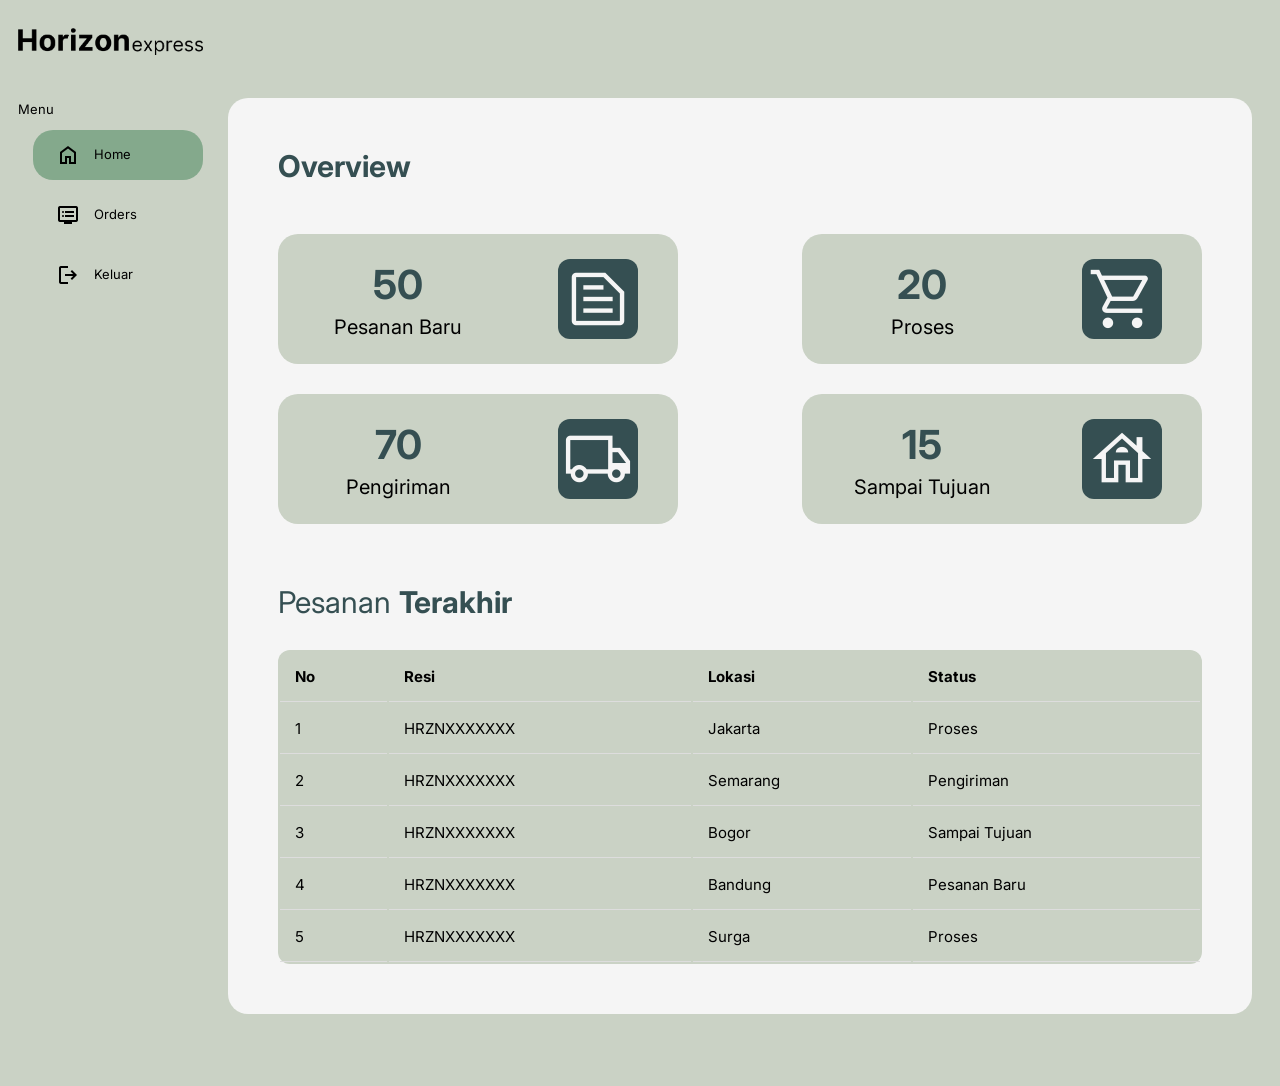
<file: Pages/adm-index.html>
<!DOCTYPE html>
<html lang="en">
  <head>
    <meta charset="UTF-8" />
    <meta name="viewport" content="width=device-width, initial-scale=1.0" />
    <title>Home</title>
    <script src="https://code.jquery.com/jquery-3.7.1.js"></script>
    <link rel="stylesheet" type="text/css" href="/css/adm-style.css" />
    <link rel="preconnect" href="https://fonts.googleapis.com" />
    <link rel="preconnect" href="https://fonts.gstatic.com" crossorigin />
    <link
      href="https://fonts.googleapis.com/css2?family=Inter&display=swap"
      rel="stylesheet"
    />
    <link
      href="https://fonts.googleapis.com/css2?family=Inter:wght@700;900&display=swap"
      rel="stylesheet"
    />
  </head>
  <body>
    <div class="container-1">
      <div id="sb-placeholder"></div>

      <script>
        $(function () {
          $("#sb-placeholder").load("adm-sidebar.html");
        });
      </script>
      <div class="content-1">
        <div class="title">
          <b>Overview</b>
        </div>
        <div class="container-overview">
          <div class="top">
            <div class="card-1">
              <div class="text-left">
                <b>50</b>
                <p>Pesanan Baru</p>
              </div>
              <div class="icon-right">
                <span class="material-symbols-outlined"> text_snippet </span>
              </div>
            </div>
            <div class="card-2">
              <div class="text-left">
                <b>20</b>
                <p>Proses</p>
              </div>
              <div class="icon-right">
                <span class="material-symbols-outlined"> shopping_cart </span>
              </div>
            </div>
          </div>
          <div class="bottom">
            <div class="card-3">
              <div class="text-left">
                <b>70</b>
                <p>Pengiriman</p>
              </div>
              <div class="icon-right">
                <span class="material-symbols-outlined"> local_shipping </span>
              </div>
            </div>
            <div class="card-4">
              <div class="text-left">
                <b>15</b>
                <p>Sampai Tujuan</p>
              </div>
              <div class="icon-right">
                <span class="material-symbols-outlined"> house </span>
              </div>
            </div>
          </div>
        </div>
        <div class="container-table">
          <div class="title-2">
            <p>Pesanan <b>Terakhir</b></p>
          </div>
          <div class="table-order">
            <table>
              <tr>
                <th>No</th>
                <th>Resi</th>
                <th>Lokasi</th>
                <th>Status</th>
              </tr>
              <tr>
                <td>1</td>
                <td>HRZNXXXXXXX</td>
                <td>Jakarta</td>
                <td>Proses</td>
              </tr>
              <tr>
                <td>2</td>
                <td>HRZNXXXXXXX</td>
                <td>Semarang</td>
                <td>Pengiriman</td>
              </tr>
              <tr>
                <td>3</td>
                <td>HRZNXXXXXXX</td>
                <td>Bogor</td>
                <td>Sampai Tujuan</td>
              </tr>
              <tr>
                <td>4</td>
                <td>HRZNXXXXXXX</td>
                <td>Bandung</td>
                <td>Pesanan Baru</td>
              </tr>
              <tr>
                <td>5</td>
                <td>HRZNXXXXXXX</td>
                <td>Surga</td>
                <td>Proses</td>
              </tr>
            </table>
          </div>
        </div>
      </div>
    </div>
    <br />
    <br />
    <br /><br />
  </body>
</html>
</file>
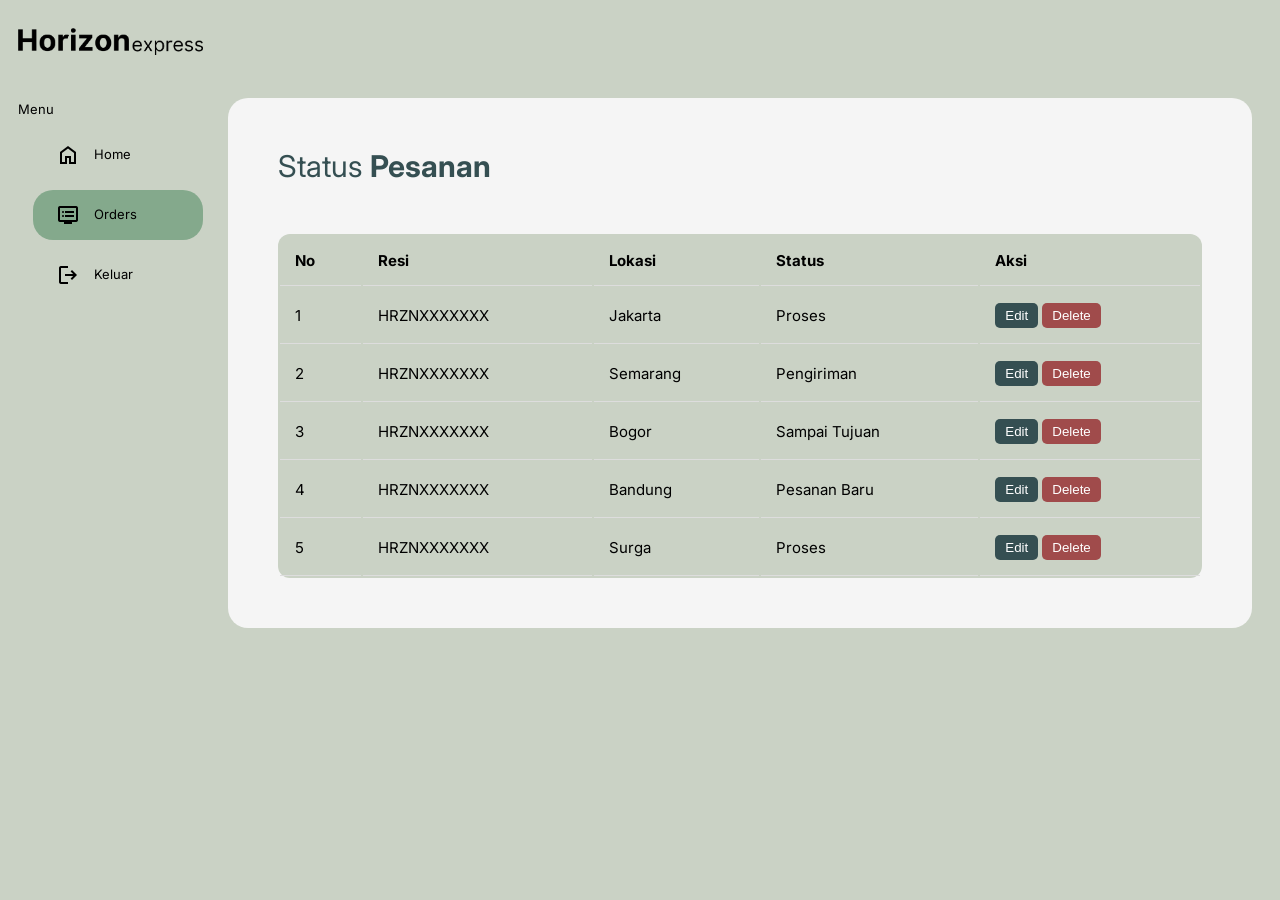
<file: Pages/adm-order.html>
<!DOCTYPE html>
<html lang="en">
  <head>
    <meta charset="UTF-8" />
    <meta name="viewport" content="width=device-width, initial-scale=1.0" />
    <title>Home</title>
    <script src="https://code.jquery.com/jquery-3.7.1.js"></script>
    <link rel="stylesheet" type="text/css" href="/css/adm-style.css" />
    <link rel="preconnect" href="https://fonts.googleapis.com" />
    <link rel="preconnect" href="https://fonts.gstatic.com" crossorigin />
    <link
      href="https://fonts.googleapis.com/css2?family=Inter&display=swap"
      rel="stylesheet"
    />
    <link
      href="https://fonts.googleapis.com/css2?family=Inter:wght@700;900&display=swap"
      rel="stylesheet"
    />
  </head>
  <body>
    <div class="container-1">
      <div id="sb-placeholder"></div>

      <script>
        $(function () {
          $("#sb-placeholder").load("adm-sidebar.html");
        });
      </script>
      <div class="content-1">
        <div class="container-table">
          <div class="title-status">
            <p>Status <b>Pesanan</b></p>
          </div>
          <div class="table-status">
            <table>
              <tr>
                <th>No</th>
                <th>Resi</th>
                <th>Lokasi</th>
                <th>Status</th>
                <th>Aksi</th>
              </tr>
              <tr>
                <td>1</td>
                <td>HRZNXXXXXXX</td>
                <td>Jakarta</td>
                <td>Proses</td>
                <td>
                  <button class="Edit">Edit</button>
                  <button class="Delete">Delete</button>
                </td>
              </tr>
              <tr>
                <td>2</td>
                <td>HRZNXXXXXXX</td>
                <td>Semarang</td>
                <td>Pengiriman</td>
                <td>
                  <button class="Edit">Edit</button>
                  <button class="Delete">Delete</button>
                </td>
              </tr>
              <tr>
                <td>3</td>
                <td>HRZNXXXXXXX</td>
                <td>Bogor</td>
                <td>Sampai Tujuan</td>
                <td>
                  <button class="Edit">Edit</button>
                  <button class="Delete">Delete</button>
                </td>
              </tr>
              <tr>
                <td>4</td>
                <td>HRZNXXXXXXX</td>
                <td>Bandung</td>
                <td>Pesanan Baru</td>
                <td>
                  <button class="Edit">Edit</button>
                  <button class="Delete">Delete</button>
                </td>
              </tr>
              <tr>
                <td>5</td>
                <td>HRZNXXXXXXX</td>
                <td>Surga</td>
                <td>Proses</td>
                <td>
                  <button class="Edit">Edit</button>
                  <button class="Delete">Delete</button>
                </td>
              </tr>
            </table>
          </div>
        </div>
      </div>
    </div>
    <br />
    <br />
    <br /><br />
  </body>
</html>
</file>
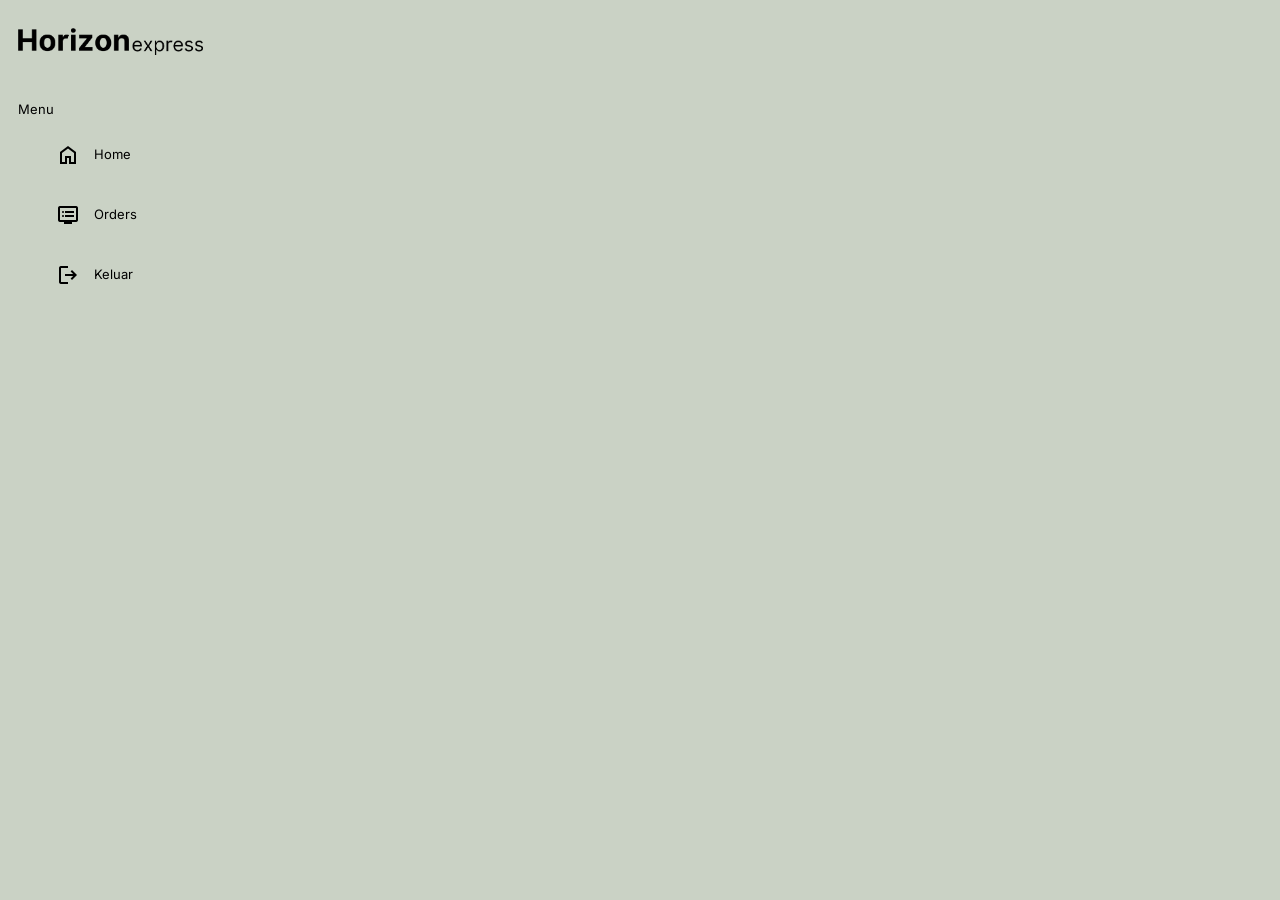
<file: Pages/adm-sidebar.html>
<!DOCTYPE html>
<html lang="en">
  <head>
    <meta charset="UTF-8" />
    <meta name="viewport" content="width=device-width, initial-scale=1.0" />
    <title>Home</title>
    <script src="https://code.jquery.com/jquery-3.7.1.js"></script>
    <link rel="stylesheet" type="text/css" href="/css/adm-sidebar.css" />
    <link rel="preconnect" href="https://fonts.googleapis.com" />
    <link rel="preconnect" href="https://fonts.gstatic.com" crossorigin />
    <link rel="icon" type="icon" href="/Images/favicon.svg" />
    <link
      rel="stylesheet"
      href="https://fonts.googleapis.com/css2?family=Material+Symbols+Outlined:opsz,wght,FILL,GRAD@24,200,0,0"
    />
    <link
      href="https://fonts.googleapis.com/css2?family=Inter&display=swap"
      rel="stylesheet"
    />
    <link
      href="https://fonts.googleapis.com/css2?family=Inter:wght@700;900&display=swap"
      rel="stylesheet"
    />
  </head>
  <body>
    <div class="sidebar">
      <div class="logo-sidebar">
        <img src="/Images/logo.png" alt="logo-sidebar" />
      </div>
      <div class="menu">
        <p>Menu</p>
      </div>
      <div class="sidebar-link">
        <div class="home">
          <a href="/Pages/adm-index.html">
            <span class="material-symbols-outlined"> home </span>
            Home
          </a>
        </div>
        <div class="orders">
          <a href="/Pages/adm-order.html">
            <span class="material-symbols-outlined"> dvr </span>
            Orders
          </a>
        </div>
        <div class="logout">
          <a href="/Pages/index.html">
            <span class="material-symbols-outlined"> logout </span>
            Keluar
          </a>
        </div>
      </div>
    </div>

    <script src="/js/adm-sidebar.js"></script>
  </body>
</html>
</file>
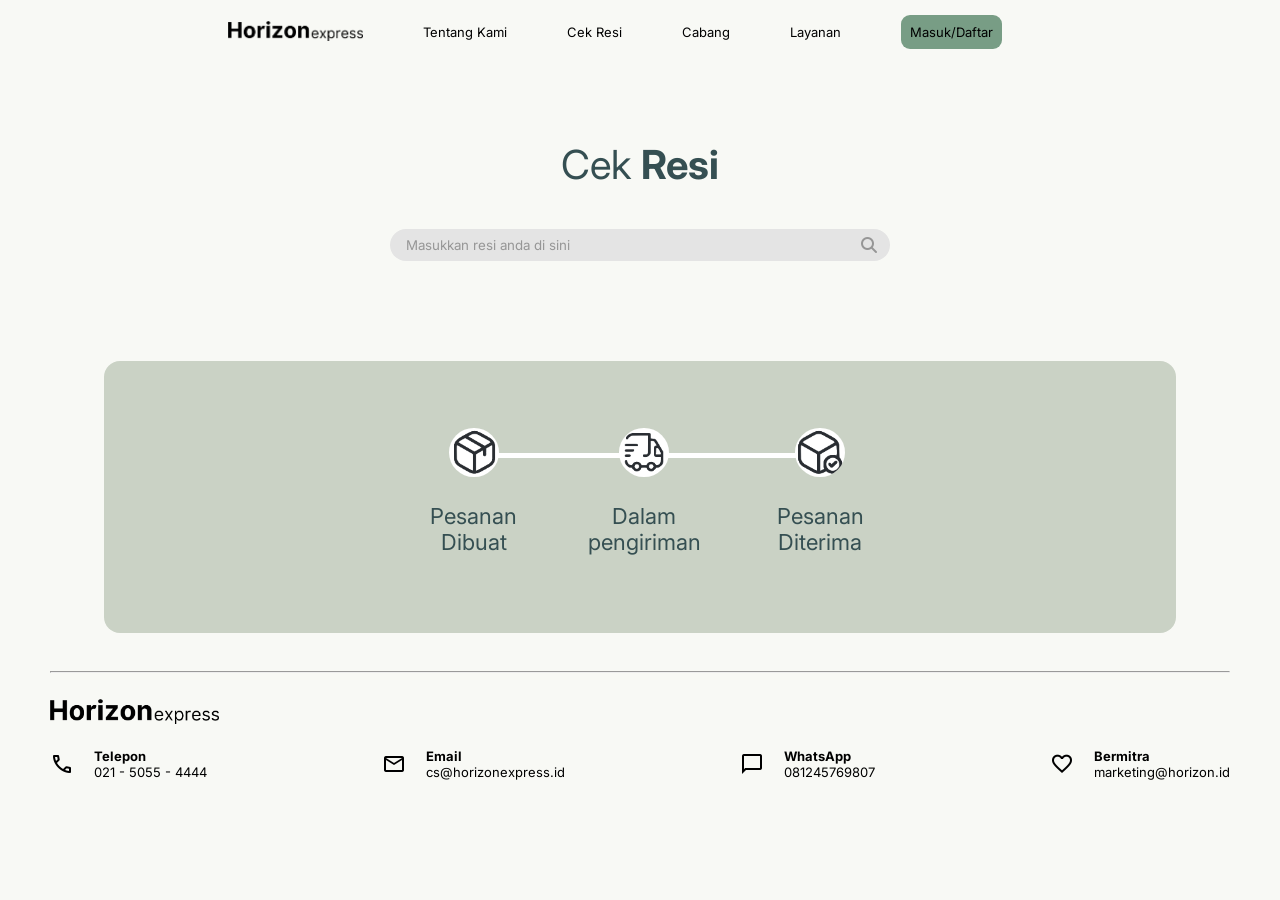
<file: Pages/Cekresi.html>
<!DOCTYPE html>
<html lang="en">
  <head>
    <meta charset="UTF-8" />
    <meta name="viewport" content="width=device-width, initial-scale=1.0" />
    <title>Cek Resi</title>
    <script src="https://code.jquery.com/jquery-3.7.1.js"></script>
    <script src="https://cdn.datatables.net/1.13.6/js/jquery.dataTables.min.js"></script>
    <script src="/js/datatables.js"></script>
    <link rel="stylesheet" type="text/css" href="/css/stylesresi.css" />
    <link
      rel="stylesheet"
      href="https://cdn.datatables.net/1.13.6/css/jquery.dataTables.min.css"
    />
    <link rel="preconnect" href="https://fonts.googleapis.com" />
    <link rel="preconnect" href="https://fonts.gstatic.com" crossorigin />
    <link
      href="https://fonts.googleapis.com/css2?family=Inter&display=swap"
      rel="stylesheet"
    />
    <link
      href="https://fonts.googleapis.com/css2?family=Inter:wght@700;900&display=swap"
      rel="stylesheet"
    />
    <link
      rel="stylesheet"
      href="https://cdnjs.cloudflare.com/ajax/libs/font-awesome/6.2.1/css/all.min.css"
    />
  </head>
  <body>
    <!--Navigation bar-->
    <div id="nav-placeholder"></div>
    <script>
      $(function () {
        $("#nav-placeholder").load("header.html");
      });
    </script>
    <!--end of Navigation bar-->

    <div class="content-5">
      <div class="heading-container">
        <p>Cek <b>Resi</b></p>
        <div class="search">
          <form id="searchForm">
            <input
              class="searchInput"
              id="searchbar"
              type="search"
              placeholder="Masukkan resi anda di sini"
            />
            <i class="searchInputIcon fa fa-search"></i>
          </form>
        </div>
        <div class="notiferror">
          <p id="notiferror">Resi tidak ditemukan!</p>
        </div>
      </div>

      <!--MAIN CONTENT RESI-->
      <div class="container-3">
        <section id="proses-pengiriman">
          <div class="column">
            <div class="img-1">
              <figure>
                <img id="img1" src="/Images/Frame5.png" alt="logo" />
                <div id="grs1" class="garis1"></div>
                <p id="text">Pesanan <br />Dibuat</p>
              </figure>
            </div>
          </div>
          <div class="column">
            <div class="img-1">
              <figure>
                <img id="img2" src="/Images/Frame6.png" alt="logo" />
              </figure>
              <p id="text">Dalam <br />pengiriman</p>
            </div>
          </div>
          <div class="column">
            <div class="img-1">
              <figure>
                <img id="img3" src="/Images/Frame7.png" alt="logo" />
              </figure>
              <div id="grs2" class="garis2"></div>
              <p id="text">Pesanan <br />Diterima</p>
            </div>
          </div>
          <br /><br /><br /><br /><br /><br /><br /><br /><br /><br /><br /><br /><br /><br /><br />
        </section>
      </div>

      <div id="container-2">
        <section id="informasi-paket">
          <h3 class="text">Informasi Paket</h3>
          <table style="width: 100%">
            <tr>
              <td class="text">No. Resi</td>
              <td class="text" id="resi"></td>
            </tr>
            <tr>
              <td class="text">Nama Penerima</td>
              <td class="text" id="penerima"></td>
            </tr>
          </table>
        </section>
        <section id="informasi-paket">
          <h3 class="text">Status Paket</h3>
        </section>
      </div>
    </div>

    <!--Footer-->
    <div id="foot-placeholder"></div>

    <script>
      $(function () {
        $("#foot-placeholder").load("footer.html");
      });
    </script>
    <!--end of Footer-->

    <script src="/js/cekresi.js"></script>
  </body>
</html>
</file>
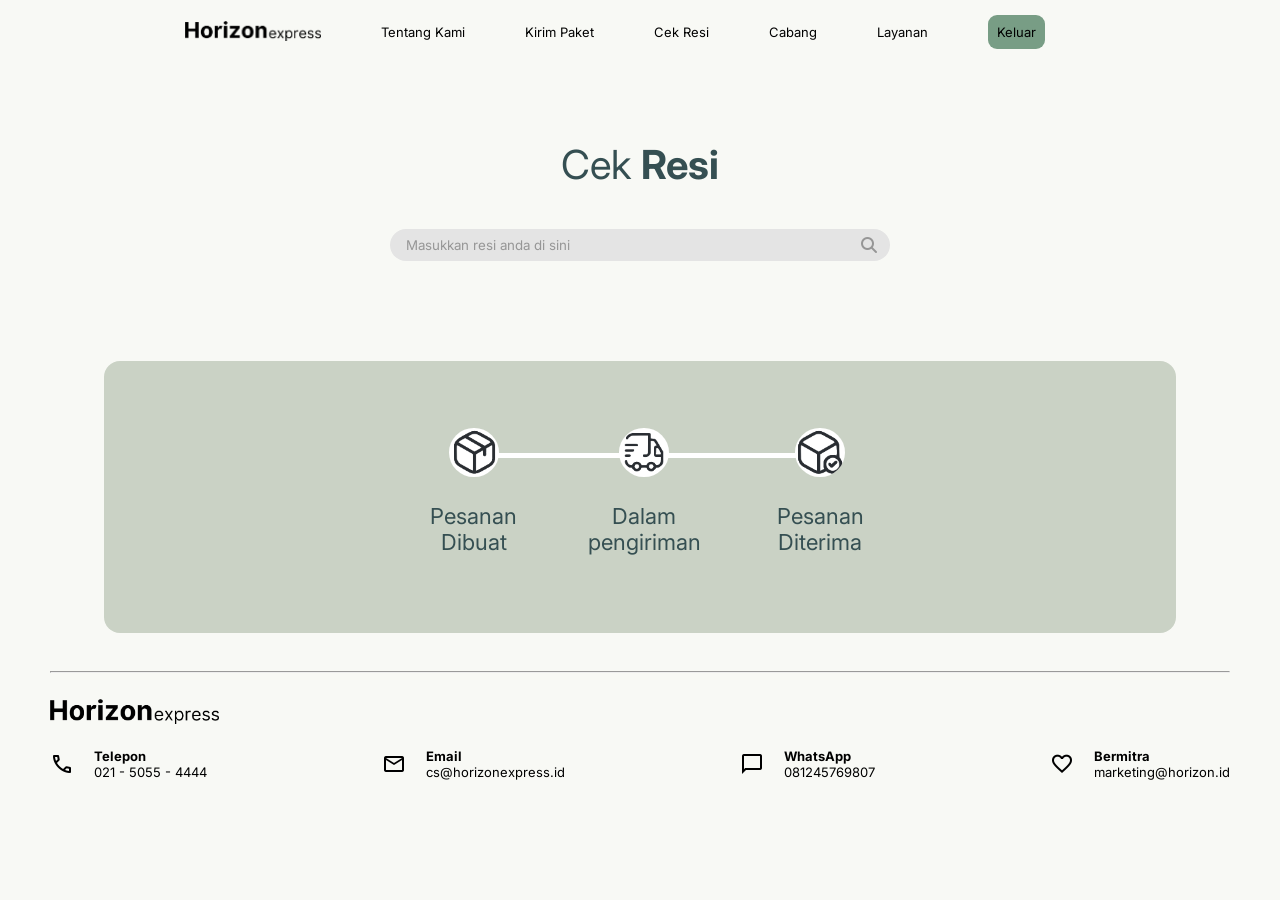
<file: Pages/Cekresi1.html>
<!DOCTYPE html>
<html lang="en">
  <head>
    <meta charset="UTF-8" />
    <meta name="viewport" content="width=device-width, initial-scale=1.0" />
    <title>Cek Resi</title>
    <script src="https://code.jquery.com/jquery-3.7.1.js"></script>
    <script src="https://cdn.datatables.net/1.13.6/js/jquery.dataTables.min.js"></script>
    <script src="/js/datatables.js"></script>
    <link rel="stylesheet" type="text/css" href="/css/stylesresi.css" />
    <link
      rel="stylesheet"
      href="https://cdn.datatables.net/1.13.6/css/jquery.dataTables.min.css"
    />
    <link rel="preconnect" href="https://fonts.googleapis.com" />
    <link rel="preconnect" href="https://fonts.gstatic.com" crossorigin />
    <link
      href="https://fonts.googleapis.com/css2?family=Inter&display=swap"
      rel="stylesheet"
    />
    <link
      href="https://fonts.googleapis.com/css2?family=Inter:wght@700;900&display=swap"
      rel="stylesheet"
    />
    <link
      rel="stylesheet"
      href="https://cdnjs.cloudflare.com/ajax/libs/font-awesome/6.2.1/css/all.min.css"
    />
  </head>
  <body>
    <!--Navigation bar-->
    <div id="nav-placeholder"></div>
    <script>
      $(function () {
        $("#nav-placeholder").load("header1.html");
      });
    </script>
    <!--end of Navigation bar-->

    <div class="content-5">
      <div class="heading-container">
        <p>Cek <b>Resi</b></p>
        <div class="search">
          <form id="searchForm">
            <input
              class="searchInput"
              id="searchbar"
              type="search"
              placeholder="Masukkan resi anda di sini"
            />
            <i class="searchInputIcon fa fa-search"></i>
          </form>
        </div>
        <div class="notiferror">
          <p id="notiferror">Resi tidak ditemukan!</p>
        </div>
      </div>

      <!--MAIN CONTENT RESI-->
      <div class="container-3">
        <section id="proses-pengiriman">
          <div class="column">
            <div class="img-1">
              <figure>
                <img id="img1" src="/Images/Frame5.png" alt="logo" />
                <div id="grs1" class="garis1"></div>
                <p id="text">Pesanan <br />Dibuat</p>
              </figure>
            </div>
          </div>
          <div class="column">
            <div class="img-1">
              <figure>
                <img id="img2" src="/Images/Frame6.png" alt="logo" />
              </figure>
              <p id="text">Dalam <br />pengiriman</p>
            </div>
          </div>
          <div class="column">
            <div class="img-1">
              <figure>
                <img id="img3" src="/Images/Frame7.png" alt="logo" />
              </figure>
              <div id="grs2" class="garis2"></div>
              <p id="text">Pesanan <br />Diterima</p>
            </div>
          </div>
          <br /><br /><br /><br /><br /><br /><br /><br /><br /><br /><br /><br /><br /><br /><br />
        </section>
      </div>

      <div id="container-2">
        <section id="informasi-paket">
          <h3>Informasi Paket</h3>
          <table style="width: 100%">
            <tr>
              <td>No. Resi</td>
              <td id="resi"></td>
            </tr>
            <tr>
              <td>Nama Penerima</td>
              <td id="penerima"></td>
            </tr>
          </table>
        </section>
        <section id="informasi-paket">
          <h3>Status Paket</h3>
        </section>
      </div>
    </div>

    <!--Footer-->
    <div id="foot-placeholder"></div>

    <script>
      $(function () {
        $("#foot-placeholder").load("footer.html");
      });
    </script>
    <!--end of Footer-->

    <script src="/js/cekresi.js"></script>
  </body>
</html>
</file>
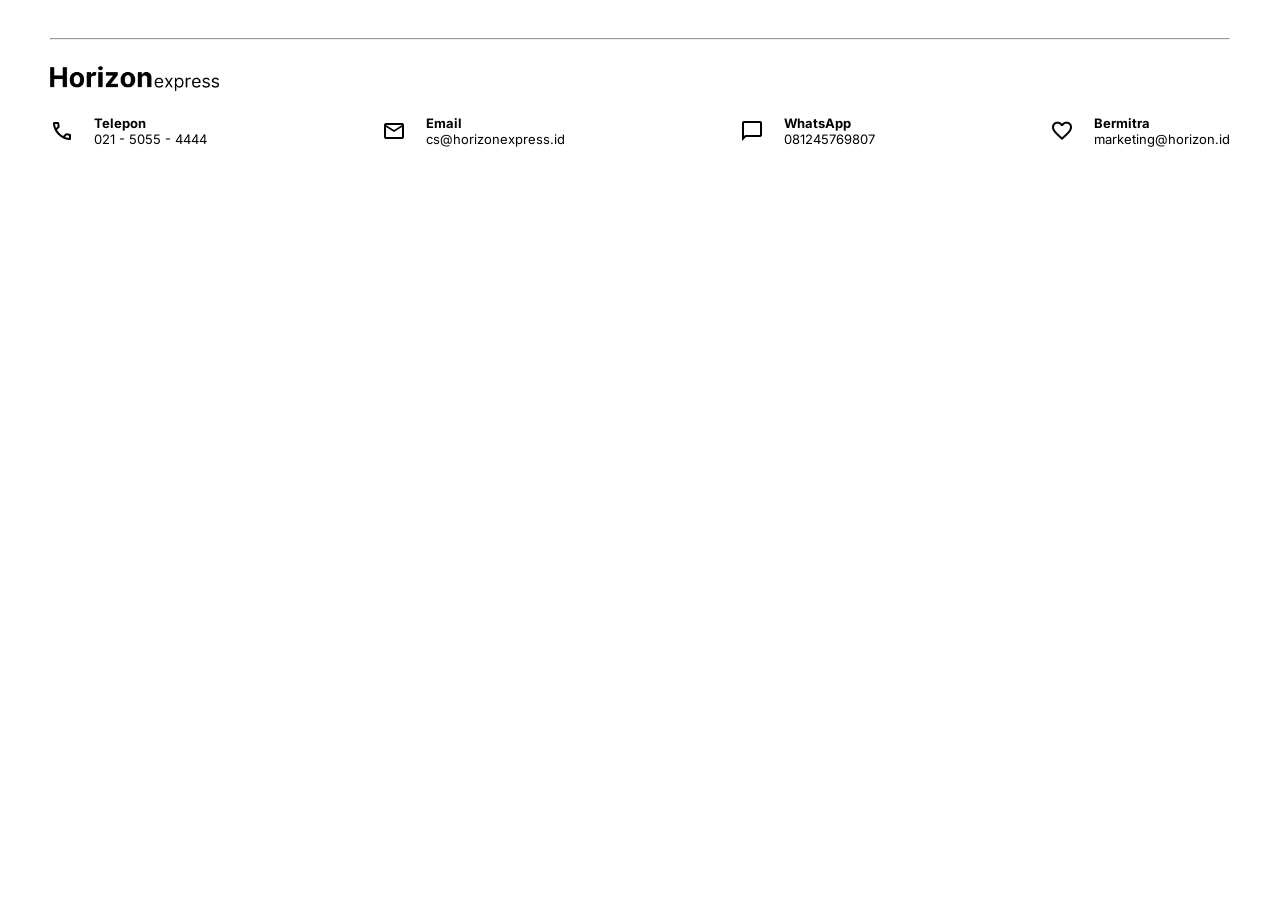
<file: Pages/footer.html>
<!DOCTYPE html>
<html lang="en">
  <head>
    <meta charset="UTF-8" />
    <meta name="viewport" content="width=device-width, initial-scale=1.0" />
    <link rel="stylesheet" type="text/css" href="/css/footstyle.css" />
    <link rel="preconnect" href="https://fonts.googleapis.com" />
    <link rel="preconnect" href="https://fonts.gstatic.com" crossorigin />
    <link
      href="https://fonts.googleapis.com/css2?family=Inter:wght@400;700;900&display=swap"
      rel="stylesheet"
    />
    <link
      rel="stylesheet"
      href="https://fonts.googleapis.com/css2?family=Material+Symbols+Outlined:opsz,wght,FILL,GRAD@24,200,0,0"
    />
  </head>
  <body>
    <footer class="footer-distributed">
      <hr />
      <br />
      <img src="/Images/logo.png" alt="logo-footer" />
      <div class="contacts">
        <div class="contact-content">
          <span class="material-symbols-outlined"> call </span>
          <p>
            <b>Telepon</b><br />
            021 - 5055 - 4444
          </p>
        </div>
        <div class="contact-content">
          <span class="material-symbols-outlined"> mail </span>
          <p>
            <b>Email</b><br />
            cs@horizonexpress.id
          </p>
        </div>
        <div class="contact-content">
          <span class="material-symbols-outlined"> chat_bubble </span>
          <p>
            <b>WhatsApp</b><br />
            081245769807
          </p>
        </div>
        <div class="contact-content">
          <span class="material-symbols-outlined"> favorite </span>
          <p>
            <b>Bermitra</b><br />
            marketing@horizon.id
          </p>
        </div>
      </div>
    </footer>
  </body>
</html>
</file>
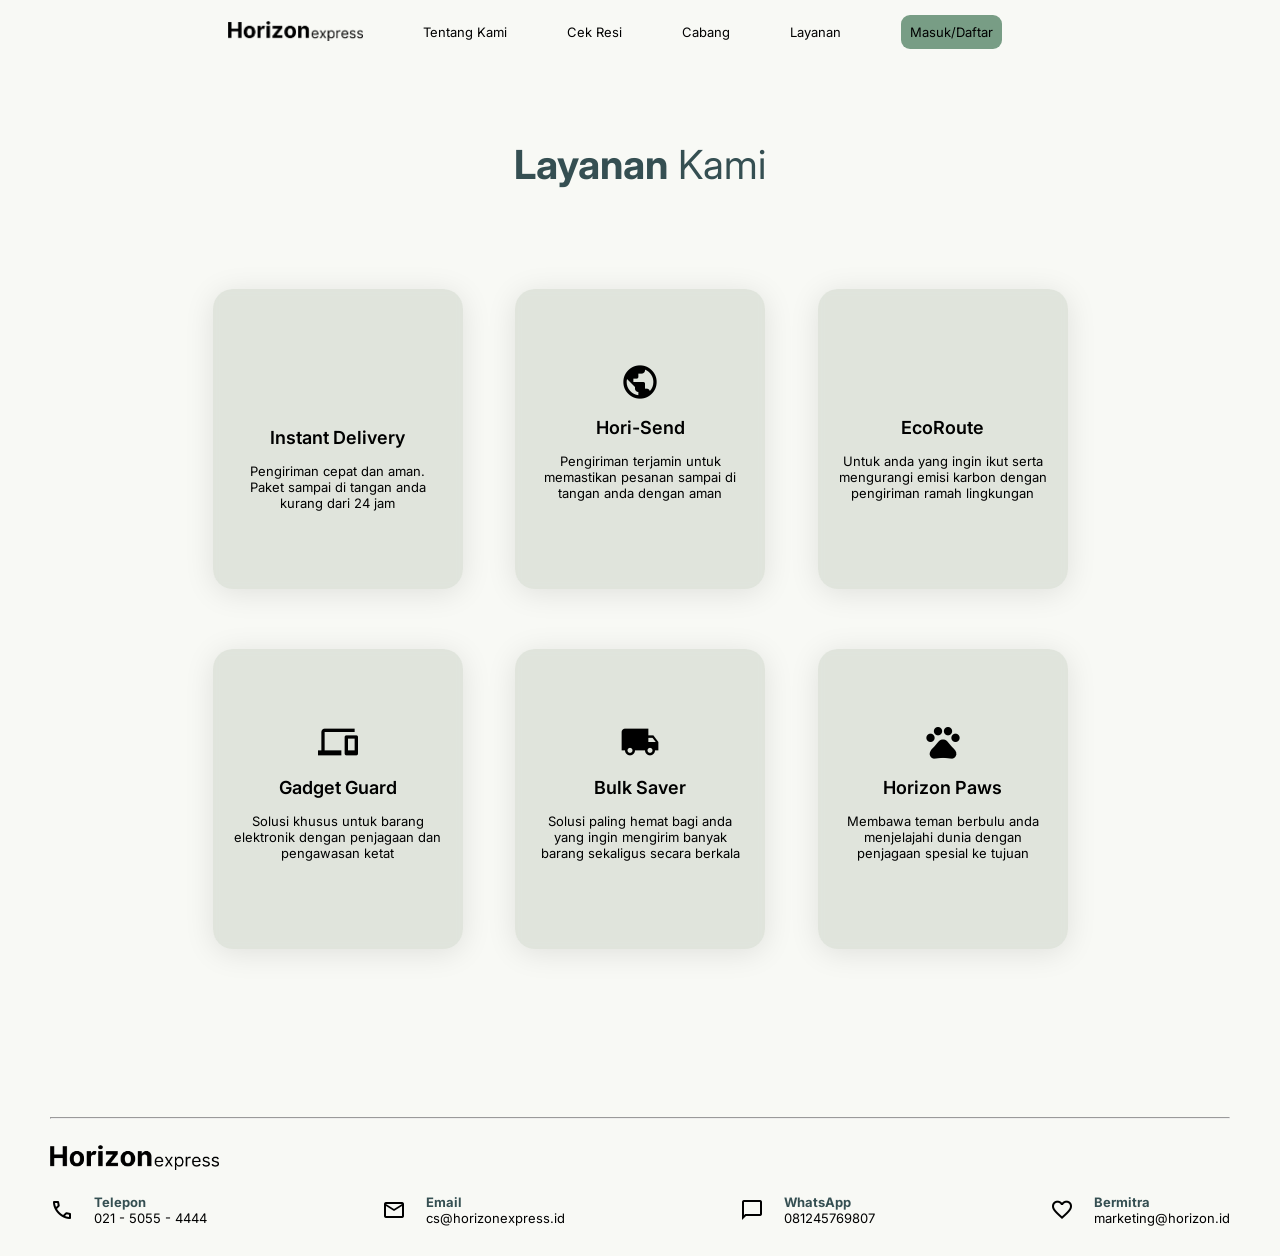
<file: Pages/layanan.html>
<!DOCTYPE html>
<html lang="en">
  <head>
    <meta charset="UTF-8" />
    <meta name="viewport" content="width=device-width, initial-scale=1.0" />
    <title>Layanan</title>
    <script src="https://code.jquery.com/jquery-3.7.1.js"></script>
    <script src="https://cdn.lordicon.com/bhenfmcm.js"></script>
    <link rel="stylesheet" type="text/css" href="/css/styles1.css" />
    <link rel="preconnect" href="https://fonts.googleapis.com" />
    <link rel="preconnect" href="https://fonts.gstatic.com" crossorigin />
    <link
      href="https://fonts.googleapis.com/css2?family=Inter&display=swap"
      rel="stylesheet"
    />
    <link
      href="https://fonts.googleapis.com/css2?family=Inter:wght@700;900&display=swap"
      rel="stylesheet"
    />
    <link
      href="https://fonts.googleapis.com/icon?family=Material+Icons"
      rel="stylesheet"
    />
  </head>
  <body>
    <!--Navigation bar-->
    <div id="nav-placeholder"></div>

    <script>
      $(function () {
        $("#nav-placeholder").load("header.html");
      });
    </script>
    <!--end of Navigation bar-->

    <div class="container-6">
      <div class="services-heading">
        <p><b>Layanan</b> Kami</p>
      </div>
      <div class="services-card">
        <div class="scard">
          <lord-icon
            src="https://cdn.lordicon.com/qmuwmmnl.json"
            trigger="hover"
            colors="primary:#000000"
            style="width: 50px; height: 50px; margin-bottom: 25px"
          >
          </lord-icon>
          <b class="second-text">Instant Delivery</b>
          <p class="third-text">
            Pengiriman cepat dan aman. Paket sampai di tangan anda kurang dari
            24 jam
          </p>
        </div>
        <div class="scard">
          <span class="material-icons"> public </span>
          <b class="second-text">Hori-Send</b>
          <p class="third-text">
            Pengiriman terjamin untuk memastikan pesanan sampai di tangan anda
            dengan aman
          </p>
        </div>
        <div class="scard">
          <span class="material-icons"> forest </span>
          <b class="second-text">EcoRoute</b>
          <p class="third-text">
            Untuk anda yang ingin ikut serta mengurangi emisi karbon dengan
            pengiriman ramah lingkungan
          </p>
        </div>
        <div class="scard">
          <span class="material-icons"> devices </span>
          <b class="second-text">Gadget Guard</b>
          <p class="third-text">
            Solusi khusus untuk barang elektronik dengan penjagaan dan
            pengawasan ketat
          </p>
        </div>
        <div class="scard">
          <span class="material-icons"> local_shipping </span>
          <b class="second-text">Bulk Saver</b>
          <p class="third-text">
            Solusi paling hemat bagi anda yang ingin mengirim banyak barang
            sekaligus secara berkala
          </p>
        </div>
        <div class="scard">
          <span class="material-icons"> pets </span>
          <b class="second-text">Horizon Paws</b>
          <p class="third-text">
            Membawa teman berbulu anda menjelajahi dunia dengan penjagaan
            spesial ke tujuan
          </p>
        </div>
      </div>
    </div>

    <!--Footer-->
    <div id="foot-placeholder"></div>

    <script>
      $(function () {
        $("#foot-placeholder").load("footer.html");
      });
    </script>
    <!--end of Footer-->
  </body>
</html>
</file>
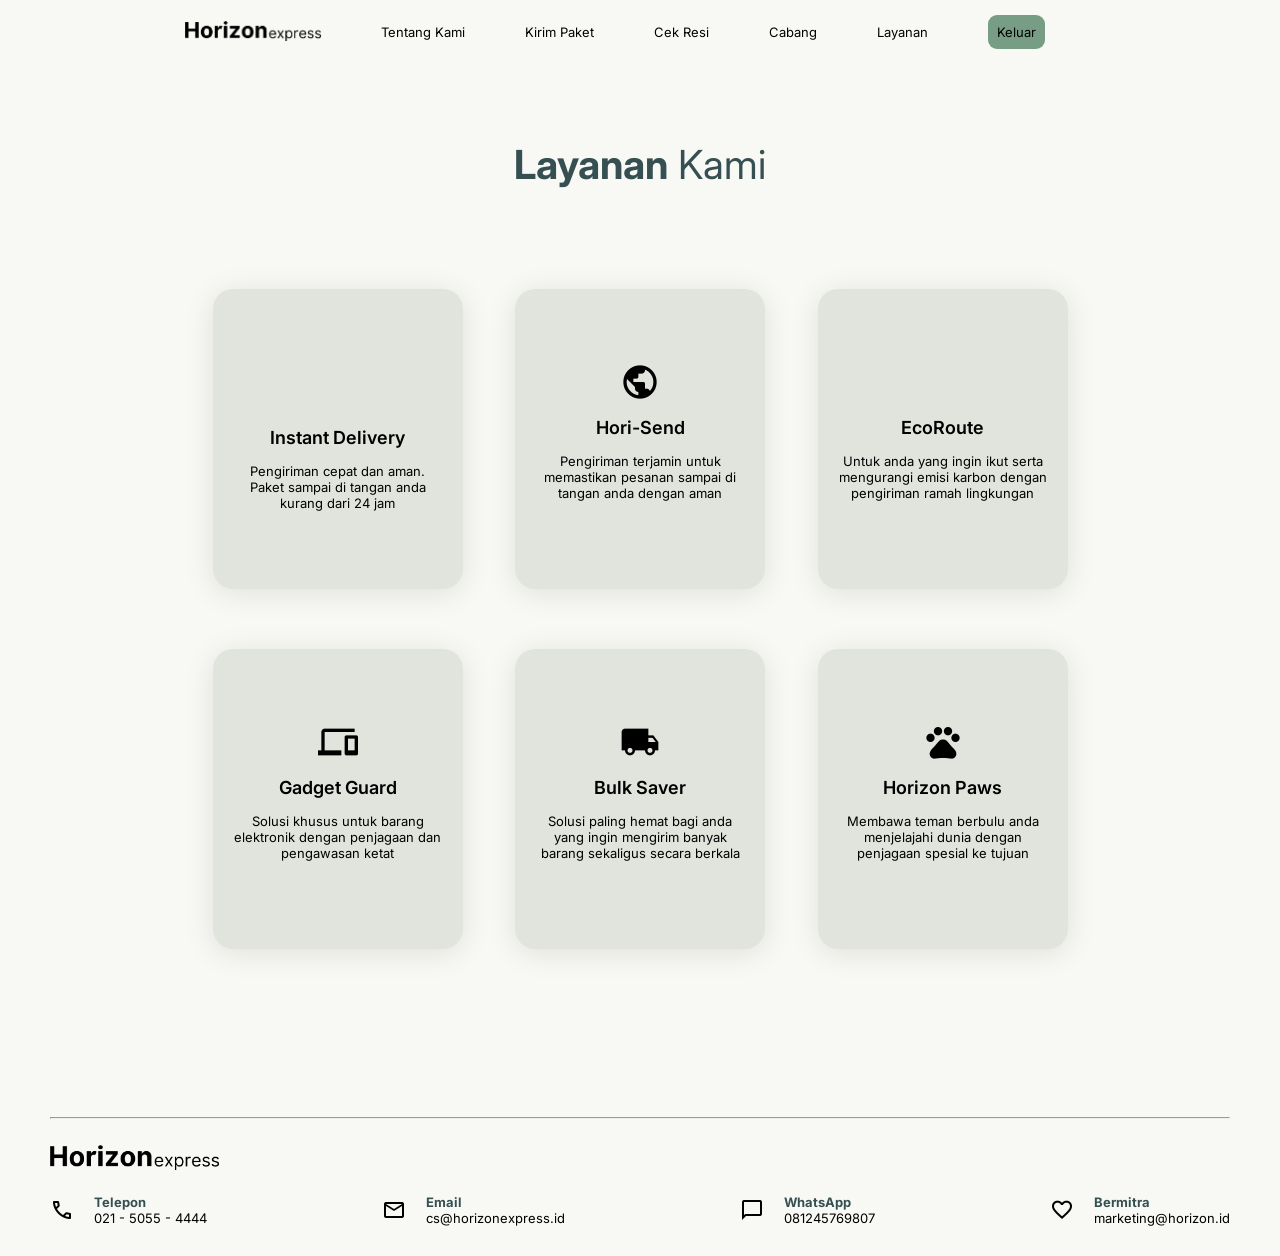
<file: Pages/layanan1.html>
<!DOCTYPE html>
<html lang="en">
  <head>
    <meta charset="UTF-8" />
    <meta name="viewport" content="width=device-width, initial-scale=1.0" />
    <title>Layanan</title>
    <script src="https://code.jquery.com/jquery-3.7.1.js"></script>
    <script src="https://cdn.lordicon.com/bhenfmcm.js"></script>
    <link rel="stylesheet" type="text/css" href="/css/styles1.css" />
    <link rel="preconnect" href="https://fonts.googleapis.com" />
    <link rel="preconnect" href="https://fonts.gstatic.com" crossorigin />
    <link
      href="https://fonts.googleapis.com/css2?family=Inter&display=swap"
      rel="stylesheet"
    />
    <link
      href="https://fonts.googleapis.com/css2?family=Inter:wght@700;900&display=swap"
      rel="stylesheet"
    />
    <link
      href="https://fonts.googleapis.com/icon?family=Material+Icons"
      rel="stylesheet"
    />
  </head>
  <body>
    <!--Navigation bar-->
    <div id="nav-placeholder"></div>

    <script>
      $(function () {
        $("#nav-placeholder").load("header1.html");
      });
    </script>
    <!--end of Navigation bar-->

    <div class="container-6">
      <div class="services-heading">
        <p><b>Layanan</b> Kami</p>
      </div>
      <div class="services-card">
        <div class="scard">
          <lord-icon
            src="https://cdn.lordicon.com/qmuwmmnl.json"
            trigger="hover"
            colors="primary:#000000"
            style="width: 50px; height: 50px; margin-bottom: 25px"
          >
          </lord-icon>
          <b class="second-text">Instant Delivery</b>
          <p class="third-text">
            Pengiriman cepat dan aman. Paket sampai di tangan anda kurang dari
            24 jam
          </p>
        </div>
        <div class="scard">
          <span class="material-icons"> public </span>
          <b class="second-text">Hori-Send</b>
          <p class="third-text">
            Pengiriman terjamin untuk memastikan pesanan sampai di tangan anda
            dengan aman
          </p>
        </div>
        <div class="scard">
          <span class="material-icons"> forest </span>
          <b class="second-text">EcoRoute</b>
          <p class="third-text">
            Untuk anda yang ingin ikut serta mengurangi emisi karbon dengan
            pengiriman ramah lingkungan
          </p>
        </div>
        <div class="scard">
          <span class="material-icons"> devices </span>
          <b class="second-text">Gadget Guard</b>
          <p class="third-text">
            Solusi khusus untuk barang elektronik dengan penjagaan dan
            pengawasan ketat
          </p>
        </div>
        <div class="scard">
          <span class="material-icons"> local_shipping </span>
          <b class="second-text">Bulk Saver</b>
          <p class="third-text">
            Solusi paling hemat bagi anda yang ingin mengirim banyak barang
            sekaligus secara berkala
          </p>
        </div>
        <div class="scard">
          <span class="material-icons"> pets </span>
          <b class="second-text">Horizon Paws</b>
          <p class="third-text">
            Membawa teman berbulu anda menjelajahi dunia dengan penjagaan
            spesial ke tujuan
          </p>
        </div>
      </div>
    </div>

    <!--Footer-->
    <div id="foot-placeholder"></div>

    <script>
      $(function () {
        $("#foot-placeholder").load("footer.html");
      });
    </script>
    <!--end of Footer-->
  </body>
</html>
</file>
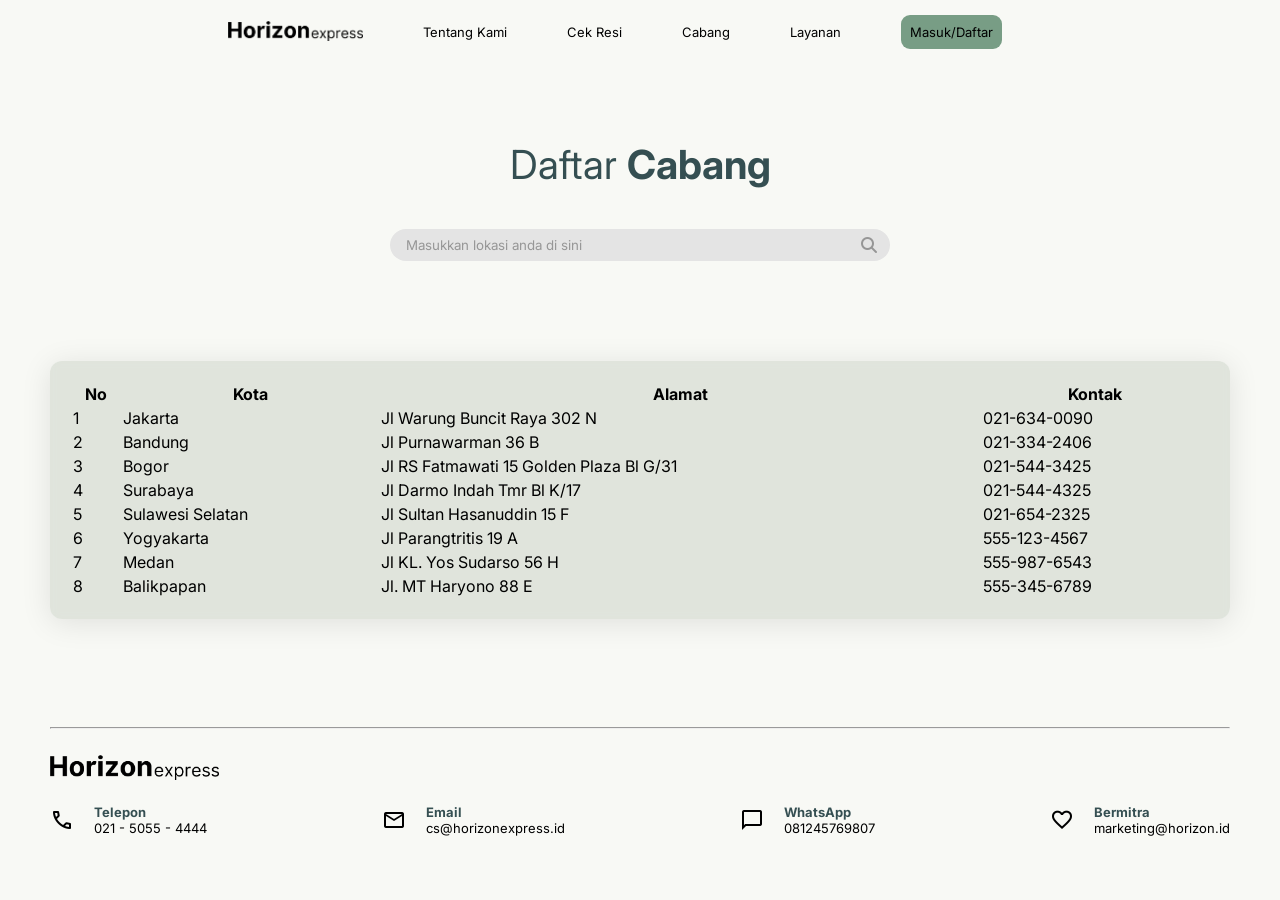
<file: Pages/location.html>
<!DOCTYPE html>
<html lang="en">
  <head>
    <meta charset="UTF-8" />
    <meta name="viewport" content="width=device-width, initial-scale=1.0" />
    <title>Lokasi Cabang</title>
    <script src="https://code.jquery.com/jquery-3.7.1.js"></script>
    <script src="https://cdn.datatables.net/1.13.6/js/jquery.dataTables.min.js"></script>
    <script src="/js/datatables.js"></script>
    <link rel="stylesheet" type="text/css" href="/css/styles1.css" />
    <link
      rel="stylesheet"
      href="https://cdn.datatables.net/1.13.6/css/jquery.dataTables.min.css"
    />
    <link rel="preconnect" href="https://fonts.googleapis.com" />
    <link rel="preconnect" href="https://fonts.gstatic.com" crossorigin />
    <link
      href="https://fonts.googleapis.com/css2?family=Inter&display=swap"
      rel="stylesheet"
    />
    <link
      href="https://fonts.googleapis.com/css2?family=Inter:wght@700;900&display=swap"
      rel="stylesheet"
    />
    <link
      rel="stylesheet"
      href="https://cdnjs.cloudflare.com/ajax/libs/font-awesome/6.2.1/css/all.min.css"
    />
  </head>
  <body>
    <!--Navigation bar-->
    <div id="nav-placeholder"></div>

    <script>
      $(function () {
        $("#nav-placeholder").load("header.html");
      });
    </script>
    <!--end of Navigation bar-->

    <div class="content-5">
      <div class="heading-container">
        <p>Daftar <b>Cabang</b></p>
        <div class="search">
          <form id="searchForm">
              <input
                  class="searchInput"
                  id="searchbar"
                  type="search"
                  placeholder="Masukkan lokasi anda di sini"
              />
              <i class="searchInputIcon fa fa-search"></i>
          </form>
      </div>      
      </div>
      <div class="loc-table">
        <div class="table-wrapper">
        <table id="location" class="display" style="width: 100%">
          <thead>
            <tr>
              <th>No</th>
              <th>Kota</th>
              <th>Alamat</th>
              <th>Kontak</th>
            </tr>
          </thead>
          <tbody>
            <tr>
              <td>1</td>
              <td>Jakarta</td>
              <td>Jl Warung Buncit Raya 302 N</td>
              <td>021-634-0090</td>
            </tr>
            <tr>
              <td>2</td>
              <td>Bandung</td>
              <td>Jl Purnawarman 36 B</td>
              <td>021-334-2406</td>
            </tr>
            <tr>
              <td>3</td>
              <td>Bogor</td>
              <td>Jl RS Fatmawati 15 Golden Plaza Bl G/31</td>
              <td>021-544-3425</td>
            </tr>
            <tr>
              <td>4</td>
              <td>Surabaya</td>
              <td>Jl Darmo Indah Tmr Bl K/17</td>
              <td>021-544-4325</td>
            </tr>
            <tr>
              <td>5</td>
              <td>Sulawesi Selatan</td>
              <td>Jl Sultan Hasanuddin 15 F</td>
              <td>021-654-2325</td>
            </tr>
            <tr>
              <td>6</td>
              <td>Yogyakarta</td>
              <td>Jl Parangtritis 19 A</td>
              <td>555-123-4567</td>
            </tr>
            <tr>
              <td>7</td>
              <td>Medan</td>
              <td>Jl KL. Yos Sudarso 56 H</td>
              <td>555-987-6543</td>
            </tr>
            <tr>
              <td>8</td>
              <td>Balikpapan</td>
              <td>Jl. MT Haryono 88 E</td>
              <td>555-345-6789</td>
            </tr>
          </tbody>
        </table>
      </div>
    </div>

    <!--Footer-->
    <div id="foot-placeholder"></div>

    <script>
      $(function () {
        $("#foot-placeholder").load("footer.html");
      });
    </script>
    <!--end of Footer-->
  </body>
</html>
</file>
<file: css/adm-style.css>
body {
  background-color: #cad2c5;
  font-family: "inter";
}

.container-1 {
  display: flex;
}

.content-1 {
  margin-left: 220px;
  margin-right: 20px;
  margin-top: 90px;
  border-radius: 20px;
  width: 100%;
  padding: 0;
  background-color: #f5f5f5;
}

.title {
  margin: 50px 50px;
  font-size: 30px;
  color: #354f52;
}

.container-overview {
  display: flex;
  flex-direction: column;
  flex-wrap: wrap;
}

.top,
.bottom {
  display: flex;
  justify-content: space-between;
  margin: 0 50px;
  margin-bottom: 30px;
}

.card-1,
.card-2,
.card-3,
.card-4 {
  background-color: #cad2c5;
  display: flex;
  width: 400px;
  height: 130px;
  border-radius: 20px;
}

.text-left,
.icon-right {
  display: flex;
  flex-direction: column;
  justify-content: center;
  align-items: center;
}

.text-left {
  width: 60%;
}

.icon-right {
  width: 40%;
}

.icon-right span {
  font-size: 70px;
  background-color: #354f52;
  color: #f5f5f5;
  border-radius: 12px;
  padding: 5px 5px;
}

.text-left b,
.text-left p {
  margin: 3px 0;
  padding: 0;
}

.container-overview b {
  color: #354f52;
  font-size: 40px;
}

.container-overview p {
  font-size: 20px;
}

.container-table {
  margin: 0 50px;
}

.title-2 {
  font-size: 30px;
  color: #354f52;
}

.table-order,
.table-status {
  margin-bottom: 50px;
}

table {
  width: 100%;
  background-color: #cad2c5;
  border-radius: 12px;
}

th,
td {
  padding: 15px;
  font-size: 15px;
  text-align: left;
  border-bottom: 1px solid #ddd;
}

.title-status {
  margin: 50px 0;
  font-size: 30px;
  color: #354f52;
}

.Edit {
  position: relative;
  overflow: hidden;
  padding: 5px 10px;
  border-radius: 5px;
  background: #354f52;
  background-size: 400%;
  color: #fff;
  border: none;
  cursor: pointer;
}

.Delete {
  position: relative;
  overflow: hidden;
  padding: 5px 10px;
  border-radius: 5px;
  background: #a04b4b;
  background-size: 400%;
  color: #fff;
  border: none;
  cursor: pointer;
}

.Edit:hover {
  background-color: #2c4345;
}

.Delete:hover {
  background-color: #914141;
}
</file>
<file: css/adm-sidebar.css>
body {
  background-color: #cad2c5;
  font-family: "inter";
  font-size: 13px;
}

.sidebar {
  margin: 10px 10px;
  padding: 0;
  width: 200px;
  position: fixed;
  height: 100%;
  overflow: auto;
}

.sidebar img {
  width: 185px;
  margin-top: 10px;
  margin-bottom: 30px;
}

.sidebar-link a {
  display: block;
  color: black;
  padding: 13px;
  margin: 10px 15px;
  border-radius: 20px;
  text-decoration: none;
}

.sidebar-link a span {
  vertical-align: middle;
  margin: 0 10px;
}

.sidebar-link a.active {
  background-color: #84a98c;
}

.sidebar-link a:hover:not(.active) {
  background-color: #84a98c;
}
</file>
<file: css/stylesresi.css>
body {
  font-family: "Inter";
  margin: 0;
  background-color: #f8f9f5;
}
.transparent-bg {
  background-color: rgba(255, 255, 255, 0);
}

.white-bg {
  background-color: #cad2c5;
}

#logo img {
  height: 20px;
}

.resihead {
  justify-content: center;
  padding: 100px;
  width: 100px;
  height: 100px;
}

.container-5 {
  display: flex;
  flex-direction: column;
}

.heading-container {
  display: flex;
  flex-direction: column;
  justify-content: center;
  align-items: center;
  margin: 100px 0;
  width: 100%;
}

.heading-container p {
  font-size: 40px;
  color: #354f52;
}

.search {
  position: relative;
}

.searchInput {
  width: 500px;
  height: 2rem;
  padding: 0 1rem;
  border-radius: 2rem;
  border: none;
  background-color: #e4e4e4;
}

::placeholder {
  color: #969696;
}

/* hide the placeholder text on focus */
:focus::placeholder {
  text-indent: -999px;
}

.searchInput:focus {
  outline: none;
}

.searchInputIcon {
  position: absolute;
  right: 0.8rem;
  top: 0.5rem;
  color: #969696;
}

@keyframes fly-1 {
  from {
    transform: translateY(0.1em);
  }

  to {
    transform: translateY(-0.1em);
  }
}

.container-3 {
  background-color: #cad2c5;
  border-radius: 1rem 1rem 1rem 1rem;
  padding: 1rem;
  text-align: center;
  color: #fff;
  max-width: 1040px;
  margin: 0 auto;
  position: relative;
  z-index: 2;
  height: 240px;
}
#proses-pengiriman {
  flex: 1;
  align-items: center;
  margin-left: 25%;
}
#informasi-paket {
  background-color: #cad2c5;
  flex: 1;
  padding: 1rem;
  border-radius: 1rem;
  z-index: 2;
}
.column {
  float: left;
  width: 20%;
  padding: 10px;
  height: 30px;
  display: grid;
  grid-auto-flow: column;
  gap: 4px;
  align-items: center;
  justify-items: center;
  margin-top: 25px;
}
.container-3 img {
  border-radius: 50%;
  background: #fff;
  width: 50px;
}
#text {
  text-align: center;
  color: #354f52;
  font-size: 22px;
}
#container-2 {
  display: none;
  border-radius: 1rem;
  justify-content: space-evenly;
  gap: 1rem;
  flex-direction: row;
  padding: 1rem;
  max-width: 1071px;
  margin: 0 auto;
  color: #354f52;
  flex-wrap: wrap;
}

table {
  border-collapse: separate;
  border-spacing: 0 1em;
}
h3 {
  font-weight: bold;
}
td {
  font-size: 18px;
}
.container {
  position: relative;
}

.garis1 {
  position: absolute;
  top: 34%;
  width: 15%;
  right: 50%;
  height: 5px;
  background-color: #ffffff;
  z-index: -1;
}

.garis2 {
  position: absolute;
  top: 34%;
  width: 17%;
  right: 31%;
  height: 5px;
  background-color: #ffffff;
  z-index: -1;
}

#notiferror {
  display: none;
  font-size: 15px;
  color: red;
}

@media screen and (max-width: 768px) {
  .search .searchInput {
    width: 100%;
  }
  #proses-pengiriman {
    margin: 0;
  }
  .column {
    width: 25%;
  }
  #text {
    font-size: 15px;
  }
  .garis1 {
    right: 50%;
    width: 25%;
    top: 39%;
  }
  .garis2 {
    right: 25%;
    top: 39%;
    width: 25%;
  }
  .container-3 {
    height: 200px;
  }
  table p {
    font-size: 100px;
  }
  .text {
    font-size: 12px;
  }
}
</file>
<file: css/footstyle.css>
* {
  font-family: "Inter";
}

body,
html {
  margin: 0;
  padding: 0;
}

.footer {
  text-align: left;
  font: normal 16px sans-serif;
  padding: 45px 0;
}

.footer-distributed {
  text-align: left;
  font: normal 16px sans-serif;
  padding: 30px 50px;
  margin-top: auto;
}

.footer-distributed img {
  height: 25px;
  margin-bottom: 20px;
}

.footer-distributed p {
  font-size: 13px;
  margin: 0;
}

.contacts {
  display: flex;
  flex-wrap: wrap;
  justify-content: space-between;
  gap: 20px;
}

.contact-content {
  display: flex;
  align-items: center;
  gap: 20px;
}
</file>
<file: css/styles1.css>
body {
  font-family: "Inter";
  margin: 0;
  background-color: #f8f9f5;
}

/* index */
#background-video {
  position: absolute;
  top: 0;
  left: 0;
  right: 0;
  width: 100%;
  height: 70%;
  object-fit: cover;
  z-index: -1;
}

.container-1 {
  width: 100%;
  height: 400px;
  display: flex;
  flex-direction: column;
  justify-content: center;
  font-family: "Inter";
  margin-bottom: 100px;
}

.tagline {
  width: 50%;
  margin: 0 100px;
  font-size: 30px;
}

b {
  color: #354f52;
}

.btn a {
  text-decoration: none;
}

.btn {
  display: flex;
  align-items: center;
}

.btn button {
  background-color: #cad2c5;
  width: 100px;
  margin: 0 100px;
  border-radius: 12px;
  border: 0;
  padding: 10px;
  font-size: 15px;
  display: flex;
  justify-content: center;
  align-items: center;
  transition: transform 0.3s;
}

.btn button:hover {
  background-color: #cad2c5;
  transform: scale(1.15);
  cursor: pointer;
}

.btn .icon {
  height: 12px;
  width: 15px;
  vertical-align: middle;
  margin-left: 7px;
}

.container-2 {
  margin-bottom: 20px;
  text-align: center;
}

.container-2 b {
  font-size: 30px;
}

.cards {
  display: flex;
  flex-wrap: wrap;
  gap: 15px;
  flex-direction: row;
  justify-content: space-evenly;
  padding: 50px 0;
}

.card {
  --card-color: #354f52;
  --blub-color: #cad2c5;
  position: relative;
  user-select: none;
}

@keyframes keyframes-rotate-blubs {
  0% {
    transform: translate(10px) rotate(360deg);
  }

  50% {
    transform: translate(-5px, 10px) rotate(180deg);
  }

  100% {
    transform: translate(10px) rotate(0deg);
  }
}

.card span {
  width: 100px;
  height: 100px;
  position: absolute;
  background: linear-gradient(0deg, transparent, var(--blub-color));
  border-radius: 100%;
  opacity: 0.5;
  animation: keyframes-rotate-blubs 4s infinite linear;
}

.card span:nth-child(1) {
  top: -5%;
  left: -5%;
  width: 60px;
  height: 60px;
  animation-delay: 0.1s;
  opacity: 0.3;
}

.card span:nth-child(2) {
  top: 60%;
  left: -20%;
  width: 80px;
  height: 80px;
  animation-delay: 0.2s;
  opacity: 0.3;
}

.card span:nth-child(3) {
  top: 10%;
  left: 60%;
  animation-delay: 0.3s;
  opacity: 0.6;
}

.card span:nth-child(4) {
  top: 70%;
  left: 50%;
  width: 90px;
  height: 90px;
  animation-delay: 0.4s;
  opacity: 0.4;
}

.card div {
  backdrop-filter: blur(15px);
  outline: 1px solid var(--card-color);
  color: var(--card-color);
  width: 180px;
  height: 250px;
  border-radius: 5%;
  padding: 1rem;
  display: flex;
  flex-direction: column;
  justify-content: space-between;
  align-items: center;
}

.card div img {
  font-size: 1rem;
  font-weight: 900;
  text-transform: uppercase;
  width: 50px;
  height: 50px;
}

.card div p {
  font-size: 15px;
}

.card div hr {
  border: none;
  border-top: 1px solid var(--card-color);
  opacity: 0.5;
}

.container-3 {
  width: 100%;
  margin: 100px 0;
  display: flex;
  justify-content: baseline;
  align-items: center;
  font-family: "Inter";
}

.video img {
  margin: 0 125px;
  width: 450px;
  border-radius: 12px;
}

.tagline-2 {
  margin: 50px 0;
}

.tagline-2 p {
  font-size: 30px;
}

.tagline-2 img {
  width: 300px;
}

.container-4 {
  margin-top: 50px;
  width: 100%;
  gap: 50px;
  display: flex;
  flex-wrap: wrap;
  justify-content: center;
  align-items: center;
  font-family: "Inter";
  margin-bottom: 50px;
}

.container-4 img {
  height: 300px;
  border-radius: 12px;
  background-color: #354f5267;
}

.review {
  margin-left: 20px;
}

.name p {
  font-size: 30px;
}

.review-text {
  height: 90px;
  width: 90%;
}

.review-text p {
  font-size: 17px;
}

.star img {
  height: 20px;
}

.content-2 {
  width: 100%;
  margin: 150px 0;
  display: flex;
  justify-content: center; /* Center horizontally */
  align-items: center; /* Center vertically */
}

.content-reg {
  width: 100%;
  margin: 110px 0;
  display: flex;
  justify-content: center; /* Center horizontally */
  align-items: center; /* Center vertically */
}

.title-responsive {
  display: none;
}

.green-bg {
  background-color: #84a98c;
  height: 50%;
  width: 100%;
  z-index: -1;
  margin: -250px 0;
  position: absolute;
  color: #84a98c;
}

.registergreen-bg {
  background-color: #84a98c;
  bottom: 180px;
  height: 50%;
  width: 100%;
  z-index: -1;
  margin: -250px 0;
  position: absolute;
  color: #84a98c;
}

.form-container {
  background-color: #e8e8e8;
  width: 30%;
  height: auto;
  border-radius: 20px;
  display: flex;
  flex-direction: column;
  align-items: center;
  justify-content: center;
  box-shadow: -12px 12px rgba(204, 211, 211, 0.6);
  text-align: center;
}

.wrapper {
  width: 75%;
  margin: 30px 0;
}

.btn-log-in {
  margin: 30px 0;
}

.btn-log-in button {
  border-radius: 20px;
  border: 0;
  padding: 10px 50px;
  background-color: #84a98c;
  cursor: pointer;
}

.form {
  width: 100%;
  height: auto;
  margin-top: 2rem;
  text-align: center; /* Center form elements within .form */
}

.input-control {
  display: flex;
  align-items: center;
  justify-content: center;
  margin-bottom: 1.25rem;
}

.input-field {
  margin: 5px 0;
  font-family: inherit;
  font-size: 13px;
  font-weight: 400;
  line-height: inherit;
  width: 100%;
  height: auto;
  padding: 0.75rem 1.25rem;
  border: none;
  outline: none;
  border-radius: 2rem;
  color: var(--color-black);
  background: #d9d9d9;
  text-transform: unset;
  text-rendering: optimizeLegibility;
}

.input-submit {
  margin: 30px 0;
  font-family: inherit;
  font-size: 13px;
  font-weight: 500;
  line-height: inherit;
  cursor: pointer;
  min-width: 40%;
  height: auto;
  padding: 0.65rem 1.25rem;
  border: none;
  outline: none;
  border-radius: 2rem;
  color: var(--color-white);
  background: #84a98c;
  box-shadow: var(--shadow-medium);
  text-transform: capitalize;
  text-rendering: optimizeLegibility;
}

.form-text {
  margin-left: 70px;
}

.form-text p {
  font-size: 30px;
}

.form-text p b {
  font-weight: bolder;
}

.form-text img {
  height: 50px;
}

.form-text-register p {
  font-size: 15px;
}

.form-text-register a {
  color: #354f52;
}

.container-5 {
  display: flex;
  flex-direction: column;
}

.heading-container {
  display: flex;
  flex-direction: column;
  justify-content: center;
  align-items: center;
  margin: 100px 0;
  width: 100%;
}

.heading-container p {
  font-size: 40px;
  color: #354f52;
}

.search {
  position: relative;
}

.searchInput {
  width: 500px;
  height: 2rem;
  padding: 0 1rem;
  border-radius: 2rem;
  border: none;
  background-color: #e4e4e4;
}

::placeholder {
  color: #969696;
}

/* hide the placeholder text on focus */
:focus::placeholder {
  text-indent: -999px;
}

.searchInput:focus {
  outline: none;
}

.searchInputIcon {
  position: absolute;
  right: 0.8rem;
  top: 0.5rem;
  color: #969696;
}

.loc-table {
  padding: 20px 20px;
  margin: 0 50px;
  margin-bottom: 70px;
  border-radius: 12px;
  background: rgba(202, 210, 197, 0.52);
  box-shadow: 0 4px 30px rgba(0, 0, 0, 0.1);
  backdrop-filter: blur(5px);
  -webkit-backdrop-filter: blur(5px);
}

.dataTables_filter {
  display: none;
}

.container-6 {
  display: flex;
  flex-direction: column;
  margin: 100px 0;
  justify-content: center;
  align-items: center;
}

.services-heading p {
  color: #354f52;
  font-size: 40px;
}

.services-card {
  margin-top: 30px;
  display: flex;
  flex-wrap: wrap;
  justify-content: space-evenly;
  width: 75%;
}

.scard {
  background: rgba(202, 210, 197, 0.52);
  box-shadow: 0 4px 30px rgba(0, 0, 0, 0.1);
  backdrop-filter: blur(5px);
  -webkit-backdrop-filter: blur(5px);
}

.services-card > div {
  display: flex;
  margin: 30px 0;
  align-items: center;
  justify-content: center;
  flex-direction: column;
  text-align: center;
  height: 300px;
  width: 250px;
  border-radius: 20px;
  transition: 400ms;
}

.services-card .scard span.material-icons {
  font-size: 40px;
  margin-bottom: 15px;
}

.services-card .scard b.second-text {
  font-size: 18px;
  color: black !important;
  font-weight: 600 !important;
}

.services-card .scard p.third-text {
  margin: 15px 20px;
  font-size: 13px;
}

.services-card .scard:hover {
  transform: scale(1.1, 1.1);
}

.services-card:hover > .scard:not(:hover) {
  filter: blur(2px);
  transform: scale(0.9, 0.9);
}

.container-7 {
  display: flex;
  flex-direction: column;
  margin-top: 80px;
  justify-content: center;
  align-items: center;
}

.send-heading p {
  color: #354f52;
  font-size: 40px;
}

.send-form {
  width: 100%;
  margin: 40px 50px;
  margin-bottom: 0;
}

.identitas {
  display: flex;
  justify-content: space-evenly;
  margin: 0 5px;
}

.pengirim,
.penerima {
  background: rgba(202, 210, 197, 0.52);
  box-shadow: 0 4px 30px rgba(0, 0, 0, 0.1);
  backdrop-filter: blur(5px);
  -webkit-backdrop-filter: blur(5px);
  padding: 15px 30px;
  border-radius: 30px;
  display: flex;
  flex-direction: column;
  justify-content: space-evenly;
  flex-grow: 1;
  margin: 0 15px;
  max-width: calc(50% - 10px);
  box-sizing: border-box;
}

.input-send {
  font-size: 0.875rem;
  line-height: 1.25rem;
}

.input-send label {
  display: block;
  color: #302e2e;
  margin-bottom: 7px;
}

.input-send input,
.input-send textarea,
.input-send select {
  width: 100%;
  box-sizing: border-box;
  border-radius: 16px;
  border: 1px solid #302e2e;
  outline: 0;
  background-color: #f8f9f5;
  padding: 0.75rem 1rem;
  margin-bottom: 10px;
}

.input-send input:focus {
  border-color: #354f52;
}

.detail-barang {
  background: rgba(202, 210, 197, 0.52);
  box-shadow: 0 4px 30px rgba(0, 0, 0, 0.1);
  backdrop-filter: blur(5px);
  -webkit-backdrop-filter: blur(5px);
  padding: 10px 0;
  margin: 30px 20px;
  border-radius: 30px;
  display: flex;
  flex-direction: column;
}

.detail-header {
  margin: 15px 30px;
}

.detail-content {
  margin: 0 30px;
  display: flex;
}

.left {
  display: flex;
  flex-grow: 1;
  max-width: calc(50% - 10px);
  box-sizing: border-box;
}

.right {
  margin-left: 60px;
  display: flex;
  flex-direction: column;
  flex-grow: 1;
  max-width: calc(25% - 15px);
  box-sizing: border-box;
}

.left-left,
.left-right {
  display: flex;
  flex-direction: column;
  flex-grow: 1;
  max-width: calc(50% - 35px);
  box-sizing: border-box;
}

.left-right {
  margin-top: 27.5px;
  margin-left: 20px;
}

.right p {
  display: block;
  color: #302e2e;
  font-size: 14px;
}

.right b {
  font-size: 30px;
}

.send-btn {
  display: flex;
  justify-content: flex-end;
  margin: 10px 20px;
}

.send-btn button {
  font-family: inherit;
  font-size: 15px;
  background: #cad2c5;
  color: #354f52;
  padding: 10px 40px;
  display: flex;
  align-items: center;
  border: none;
  border-radius: 16px;
  overflow: hidden;
  transition: all 0.2s;
  cursor: pointer;
}

.send-btn a {
  text-decoration: none;
}

.send-btn button span {
  display: block;
  margin-left: 0.3em;
  transition: all 0.3s ease-in-out;
}

.send-btn button svg {
  display: block;
  transform-origin: center center;
  transition: transform 0.3s ease-in-out;
}

.send-btn button:hover .svg-wrapper {
  animation: fly-1 0.6s ease-in-out infinite alternate;
}

.send-btn button:hover svg {
  transform: translateX(1.2em) rotate(45deg) scale(1.1);
}

.send-btn button:hover span {
  transform: translateX(6em);
}

.send-btn button:active {
  transform: scale(0.95);
}

.credit-card-form {
  margin-top: 10%;
  width: 400px;
  padding: 1em;
  border-radius: 10px;
  box-shadow: 0px 6px 10px rgba(255, 255, 255, 0.1);
  background-color: #cad2c5;
  text-align: center;
  color: #424242;
  align-content: center;
  display: flex;
  flex-direction: column;
  position: absolute;
  top: 30%;
  left: 50%;
  transform: translate(-50%, -50%) scale(0.25);
  opacity: 0;
  transition: all 0.5s 0.1s;
  z-index: 4000;
}

.credit-card-form h2 {
  margin-bottom: 10%;
  font-size: 24px;
}

.credit-card-form label {
  margin-top: 20px;
  font-size: 13px;
  display: block;
  margin-bottom: 5px;
  color: #000000;
}

.credit-card-form b {
  font-size: 18px;
}

.credit-card-form input,
.credit-card-form select {
  width: 90%;
  padding: 12px;
  border: 1px solid #ddd;
  border-radius: 1rem;
  font-size: 16px;
  background-color: #ddd;
}

.hidden-input {
  display: none;
}

.credit-card-form .form-row {
  display: flex;
  gap: 10px;
}

.credit-card-form button[type="submit"] {
  width: 100%;
  padding: 14px;
  background-color: #84a98c;
  color: #000000;
  border: none;
  border-radius: 1rem;
  cursor: pointer;
  font-size: 16px;
  transition: background-color 0.3s ease;
  margin-top: 20px;
}

.credit-card-form button[type="submit"]:hover {
  background-color: #7b9881;
  font-family: "Montserrat", sans-serif;
  box-shadow: 0px 6px 10px rgba(255, 255, 255, 0.1);
}

.credit-card-form button[type="submit"]:focus {
  outline: none;
  font-family: "Montserrat", sans-serif;
}

.Image1 {
  margin-top: 0;
  width: 220px;
}

.popup {
  width: 100%;
  height: 100vh;
  background-color: rgba(0, 0, 0, 0.8);
  position: fixed;
  top: 0;
  left: 0;

  opacity: 0;
  visibility: hidden;
}

#popup:target {
  opacity: 1;
  visibility: visible;
}

#popup:target .credit-card-form {
  opacity: 1;
  transform: translate(-50%, -50%) scale(1);
}

.popup-close:link,
.popup-close:visited {
  position: absolute;
  top: 12px;
  right: 20px;
  text-decoration: none;
  color: #000000;
  font-size: 30px;
  display: inline-block;
  line-height: 1;
  transition: all 0.3s;
}

.popup-close:hover,
.popup-close:active {
  color: #555;
}

.container-error {
  position: fixed;
  justify-content: center;
  align-items: center;
  top: 0;
  display: flex;
  width: 100%;
  top: 15%;
}

.notiferror,
.notifwrong {
  justify-content: center;
  text-align: center;
  border-radius: 8px;
  padding: 15px 20px;
  color: #71192f;
  background-color: #fce8db;
  border: 1px solid #ef665b;
  position: fixed;
  opacity: 0;
  transition: all 0.5s ease-in-out;
}

@keyframes fly-1 {
  from {
    transform: translateY(0.1em);
  }

  to {
    transform: translateY(-0.1em);
  }
}

@media screen and (max-width: 768px) {
  #background-video {
    height: 400px;
  }
  .tagline {
    width: 75%;
    font-size: 22px;
    margin: 0 35px;
  }
  .btn button {
    margin: 0 35px;
  }
  .cards {
    gap: 50px;
  }
  .container-4 {
    margin-bottom: 50px;
  }
  .review {
    width: 80%;
  }
  .identitas {
    flex-direction: column;
    gap: 20px;
  }
  .pengirim,
  .penerima {
    max-width: 100%;
  }
  .detail-content {
    flex-direction: column;
    gap: 10px;
  }
  .left,
  .right {
    max-width: 100%;
    margin: 0;
  }
  .left-left,
  .left-right {
    max-width: 100%;
  }
  .search .searchInput {
    width: 100%;
  }
  .loc-table {
    overflow-x: auto;
    width: 100%;
    margin: 0;
    padding: 0;
    border-radius: 0;
    box-shadow: none;
    backdrop-filter: none;
    -webkit-backdrop-filter: none;
  }
  .content-2,
  .content-reg {
    flex-direction: column;
    gap: 10px;
    margin: 120px 0;
  }
  .green-bg,
  .form-text-top,
  .registergreen-bg {
    display: none;
  }
  .form-container {
    width: 80%;
    margin-left: 5px;
    box-shadow: -5px 5px rgba(204, 211, 211, 0.6);
  }
  .form-text {
    margin: 0;
  }
  .title-responsive {
    display: flex;
    margin: 15px 0;
    font-size: 20px;
  }
  .credit-card-form {
    width: 70%;
    max-width: 1000px;
    margin: 150px 0;
  }
}
</file>
